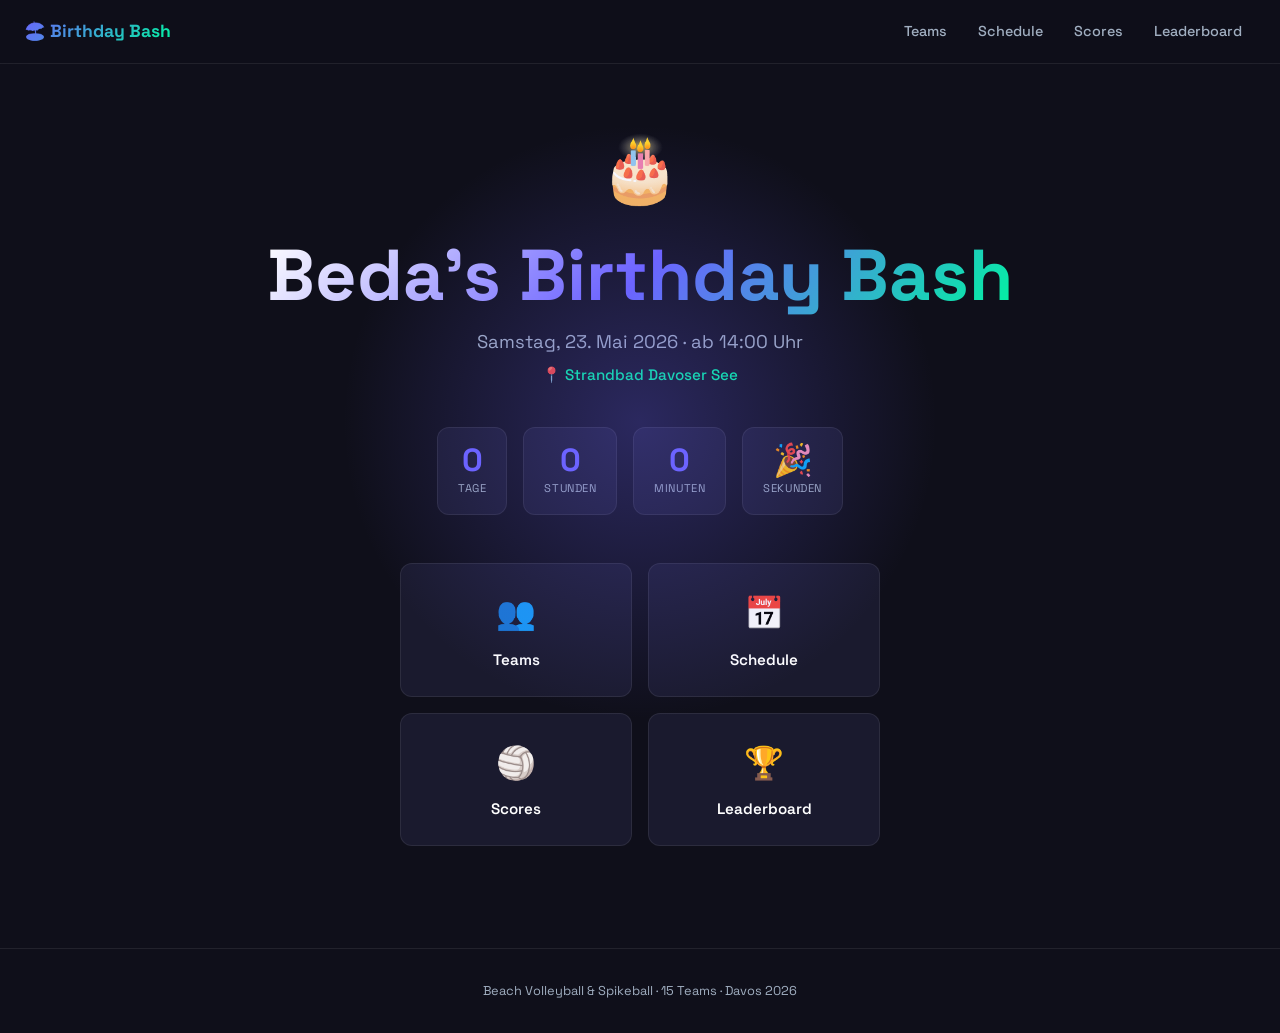
<file: index.html>
<!DOCTYPE html>
<html lang="de">
<head>
  <meta charset="UTF-8">
  <meta name="viewport" content="width=device-width, initial-scale=1.0">
  <title>Beda's Birthday Bash 🎉</title>
  <link rel="stylesheet" href="css/style.css">
</head>
<body>

<nav>
  <a href="index.html" class="nav-brand">🏖️ Birthday Bash</a>
  <ul class="nav-links">
    <li><a href="teams.html">Teams</a></li>
    <li><a href="schedule.html">Schedule</a></li>
    <li><a href="scores.html">Scores</a></li>
    <li><a href="leaderboard.html">Leaderboard</a></li>
  </ul>
  <button class="nav-hamburger" id="hamburger" aria-label="Menü">
    <span></span><span></span><span></span>
  </button>
</nav>

<div id="nav-mobile" class="nav-mobile">
  <a href="teams.html">👥 Teams</a>
  <a href="schedule.html">📅 Schedule</a>
  <a href="scores.html">🏐 Scores</a>
  <a href="leaderboard.html">🏆 Leaderboard</a>
</div>

<div class="page">
  <div class="hero">
    <span class="hero-emoji">🎂</span>
    <h1>Beda's Birthday Bash</h1>
    <p class="hero-sub">Samstag, 23. Mai 2026 · ab 14:00 Uhr</p>
    <p class="hero-location">📍 Strandbad Davoser See</p>

    <div class="countdown" id="countdown">
      <div class="countdown-unit"><span class="num" id="cd-days">–</span><span class="label">Tage</span></div>
      <div class="countdown-unit"><span class="num" id="cd-hours">–</span><span class="label">Stunden</span></div>
      <div class="countdown-unit"><span class="num" id="cd-min">–</span><span class="label">Minuten</span></div>
      <div class="countdown-unit"><span class="num" id="cd-sec">–</span><span class="label">Sekunden</span></div>
    </div>

    <div class="nav-cards">
      <a href="teams.html" class="nav-card">
        <span class="icon">👥</span>
        <span class="label">Teams</span>
      </a>
      <a href="schedule.html" class="nav-card">
        <span class="icon">📅</span>
        <span class="label">Schedule</span>
      </a>
      <a href="scores.html" class="nav-card">
        <span class="icon">🏐</span>
        <span class="label">Scores</span>
      </a>
      <a href="leaderboard.html" class="nav-card">
        <span class="icon">🏆</span>
        <span class="label">Leaderboard</span>
      </a>
    </div>
  </div>

  <footer>
    Beach Volleyball & Spikeball · 15 Teams · Davos 2026
  </footer>
</div>

<script src="js/nav.js"></script>
<script>
  // Countdown to 23.05.2026 14:00
  const target = new Date('2026-05-23T14:00:00');
  function updateCountdown() {
    const diff = target - Date.now();
    if (diff <= 0) {
      document.getElementById('cd-days').textContent = '0';
      document.getElementById('cd-hours').textContent = '0';
      document.getElementById('cd-min').textContent = '0';
      document.getElementById('cd-sec').textContent = '🎉';
      return;
    }
    const d = Math.floor(diff / 86400000);
    const h = Math.floor((diff % 86400000) / 3600000);
    const m = Math.floor((diff % 3600000) / 60000);
    const s = Math.floor((diff % 60000) / 1000);
    document.getElementById('cd-days').textContent = d;
    document.getElementById('cd-hours').textContent = String(h).padStart(2,'0');
    document.getElementById('cd-min').textContent = String(m).padStart(2,'0');
    document.getElementById('cd-sec').textContent = String(s).padStart(2,'0');
  }
  updateCountdown();
  setInterval(updateCountdown, 1000);
</script>
</body>
</html>
</file>
<file: css/style.css>
@import url('https://fonts.googleapis.com/css2?family=Space+Grotesk:wght@300;400;500;600;700&display=swap');

:root {
  --bg: #0F0F1A;
  --surface: #1A1A2E;
  --surface2: #16213E;
  --primary: #6C63FF;
  --primary-glow: rgba(108, 99, 255, 0.3);
  --accent: #00F5A0;
  --accent-glow: rgba(0, 245, 160, 0.3);
  --text: #FFFFFF;
  --text-muted: #A0AEC0;
  --border: rgba(255, 255, 255, 0.08);
  --bv-color: #6C63FF;
  --spk-color: #00F5A0;
  --radius: 12px;
  --radius-sm: 8px;
  --shadow: 0 8px 32px rgba(0, 0, 0, 0.4);
}

* { box-sizing: border-box; margin: 0; padding: 0; }

html { scroll-behavior: smooth; }

body {
  background: var(--bg);
  color: var(--text);
  font-family: 'Space Grotesk', sans-serif;
  min-height: 100vh;
  line-height: 1.6;
}

/* ── NAVIGATION ─────────────────────────────────────────── */
nav {
  position: fixed;
  top: 0; left: 0; right: 0;
  z-index: 100;
  background: rgba(15, 15, 26, 0.85);
  backdrop-filter: blur(16px);
  border-bottom: 1px solid var(--border);
  padding: 0 1.5rem;
  height: 64px;
  display: flex;
  align-items: center;
  justify-content: space-between;
}

.nav-brand {
  font-size: 1.1rem;
  font-weight: 700;
  background: linear-gradient(135deg, var(--primary), var(--accent));
  -webkit-background-clip: text;
  -webkit-text-fill-color: transparent;
  background-clip: text;
  text-decoration: none;
  white-space: nowrap;
}

.nav-links {
  display: flex;
  gap: 0.25rem;
  list-style: none;
}

.nav-links a {
  color: var(--text-muted);
  text-decoration: none;
  padding: 0.4rem 0.85rem;
  border-radius: var(--radius-sm);
  font-size: 0.9rem;
  font-weight: 500;
  transition: all 0.2s;
}

.nav-links a:hover,
.nav-links a.active {
  color: var(--text);
  background: var(--primary-glow);
}

.nav-links a.active {
  color: var(--primary);
}

.nav-hamburger {
  display: none;
  flex-direction: column;
  gap: 5px;
  cursor: pointer;
  padding: 10px;
  background: none;
  border: none;
  min-width: 44px;
  min-height: 44px;
}

.nav-hamburger span {
  display: block;
  width: 24px;
  height: 2px;
  background: var(--text);
  border-radius: 2px;
  transition: all 0.3s;
}

.nav-hamburger.open span:nth-child(1) { transform: rotate(45deg) translate(5px, 5px); }
.nav-hamburger.open span:nth-child(2) { opacity: 0; }
.nav-hamburger.open span:nth-child(3) { transform: rotate(-45deg) translate(5px, -5px); }

.nav-mobile {
  display: none;
  position: fixed;
  top: 64px; left: 0; right: 0;
  background: rgba(15, 15, 26, 0.97);
  backdrop-filter: blur(16px);
  border-bottom: 1px solid var(--border);
  padding: 1rem;
  z-index: 99;
  flex-direction: column;
  gap: 0.25rem;
}

.nav-mobile.open { display: flex; }

.nav-mobile a {
  color: var(--text-muted);
  text-decoration: none;
  padding: 0.75rem 1rem;
  border-radius: var(--radius-sm);
  font-size: 1rem;
  font-weight: 500;
  transition: all 0.2s;
  display: block;
}

.nav-mobile a:hover,
.nav-mobile a.active {
  color: var(--text);
  background: var(--primary-glow);
}

.nav-mobile a.active { color: var(--primary); }

@media (max-width: 640px) {
  .nav-links { display: none; }
  .nav-hamburger { display: flex; }
}

/* ── PAGE WRAPPER ────────────────────────────────────────── */
.page {
  padding-top: 64px;
  min-height: 100vh;
}

.container {
  max-width: 960px;
  margin: 0 auto;
  padding: 2rem 1.25rem;
}

/* ── HERO ────────────────────────────────────────────────── */
.hero {
  min-height: calc(100vh - 64px);
  display: flex;
  flex-direction: column;
  align-items: center;
  justify-content: center;
  text-align: center;
  padding: 2rem 1.25rem;
  position: relative;
  overflow: hidden;
}

.hero::before {
  content: '';
  position: absolute;
  width: 600px; height: 600px;
  background: radial-gradient(circle, var(--primary-glow) 0%, transparent 70%);
  top: 50%; left: 50%;
  transform: translate(-50%, -60%);
  pointer-events: none;
}

.hero-emoji { font-size: 4rem; margin-bottom: 1rem; display: block; }

.hero h1 {
  font-size: clamp(2.5rem, 8vw, 4.5rem);
  font-weight: 700;
  line-height: 1.1;
  background: linear-gradient(135deg, #fff 0%, var(--primary) 50%, var(--accent) 100%);
  -webkit-background-clip: text;
  -webkit-text-fill-color: transparent;
  background-clip: text;
  margin-bottom: 0.75rem;
}

.hero-sub {
  font-size: 1.15rem;
  color: var(--text-muted);
  margin-bottom: 0.4rem;
}

.hero-location {
  font-size: 0.95rem;
  color: var(--accent);
  margin-bottom: 2.5rem;
  font-weight: 500;
}

/* ── COUNTDOWN ───────────────────────────────────────────── */
.countdown {
  display: flex;
  gap: 1rem;
  margin-bottom: 3rem;
  flex-wrap: wrap;
  justify-content: center;
}

.countdown-unit {
  background: var(--surface);
  border: 1px solid var(--border);
  border-radius: var(--radius);
  padding: 1rem 1.25rem;
  min-width: 70px;
  text-align: center;
}

.countdown-unit .num {
  font-size: 2rem;
  font-weight: 700;
  color: var(--primary);
  display: block;
  line-height: 1;
}

.countdown-unit .label {
  font-size: 0.7rem;
  color: var(--text-muted);
  text-transform: uppercase;
  letter-spacing: 0.05em;
  margin-top: 0.25rem;
  display: block;
}

/* ── NAV CARDS ───────────────────────────────────────────── */
.nav-cards {
  display: grid;
  grid-template-columns: repeat(2, 1fr);
  gap: 1rem;
  width: 100%;
  max-width: 480px;
}

@media (max-width: 400px) {
  .nav-cards { grid-template-columns: 1fr; }
}

.nav-card {
  background: var(--surface);
  border: 1px solid var(--border);
  border-radius: var(--radius);
  padding: 1.5rem 1rem;
  text-align: center;
  text-decoration: none;
  color: var(--text);
  transition: all 0.25s;
  display: flex;
  flex-direction: column;
  align-items: center;
  gap: 0.5rem;
}

.nav-card:hover {
  border-color: var(--primary);
  box-shadow: 0 0 20px var(--primary-glow);
  transform: translateY(-2px);
}

.nav-card .icon { font-size: 2rem; }
.nav-card .label { font-weight: 600; font-size: 0.95rem; }

/* ── PAGE HEADER ─────────────────────────────────────────── */
.page-header {
  margin-bottom: 2rem;
}

.page-header h1 {
  font-size: clamp(1.8rem, 5vw, 2.5rem);
  font-weight: 700;
}

.page-header h1 .page-icon {
  -webkit-text-fill-color: initial;
  background: none;
}

.page-header h1 .page-title {
  background: linear-gradient(135deg, var(--text), var(--primary));
  -webkit-background-clip: text;
  -webkit-text-fill-color: transparent;
  background-clip: text;
}

.page-header p {
  color: var(--text-muted);
  margin-top: 0.4rem;
}

/* ── CARD ────────────────────────────────────────────────── */
.card {
  background: var(--surface);
  border: 1px solid var(--border);
  border-radius: var(--radius);
  padding: 1.25rem;
  transition: border-color 0.2s;
}

.card:hover { border-color: rgba(108, 99, 255, 0.3); }

/* ── TEAMS GRID ──────────────────────────────────────────── */
.teams-grid {
  display: grid;
  grid-template-columns: repeat(auto-fill, minmax(200px, 1fr));
  gap: 1rem;
}

.team-card {
  background: var(--surface);
  border: 1px solid var(--border);
  border-radius: var(--radius);
  padding: 1.25rem;
  transition: all 0.2s;
}

.team-card:hover {
  border-color: var(--primary);
  box-shadow: 0 0 16px var(--primary-glow);
}

.team-number {
  font-size: 0.75rem;
  color: var(--primary);
  font-weight: 600;
  text-transform: uppercase;
  letter-spacing: 0.05em;
  margin-bottom: 0.25rem;
}

.team-name {
  font-size: 1.1rem;
  font-weight: 700;
  margin-bottom: 0.5rem;
}

.team-players {
  font-size: 0.85rem;
  color: var(--text-muted);
  line-height: 1.4;
}

.team-stats {
  display: flex;
  gap: 0.5rem;
  margin-top: 0.75rem;
  font-size: 0.8rem;
}

.stat-badge {
  background: var(--surface2);
  border-radius: 4px;
  padding: 0.2rem 0.5rem;
  font-weight: 600;
}

.stat-badge.win { color: var(--accent); }
.stat-badge.loss { color: #FF6B6B; }

/* ── SCHEDULE ────────────────────────────────────────────── */
.schedule-filters {
  display: flex;
  gap: 0.5rem;
  margin-bottom: 1.5rem;
  flex-wrap: wrap;
}

.filter-btn {
  padding: 0.4rem 0.9rem;
  border-radius: 999px;
  border: 1px solid var(--border);
  background: var(--surface);
  color: var(--text-muted);
  font-size: 0.85rem;
  font-family: inherit;
  cursor: pointer;
  transition: all 0.2s;
}

.filter-btn:hover,
.filter-btn.active {
  border-color: var(--primary);
  color: var(--primary);
  background: var(--primary-glow);
}

.time-group { margin-bottom: 2rem; }

.time-label {
  font-size: 0.8rem;
  color: var(--text-muted);
  font-weight: 600;
  text-transform: uppercase;
  letter-spacing: 0.08em;
  margin-bottom: 0.75rem;
  padding-left: 0.25rem;
}

.game-row {
  background: var(--surface);
  border: 1px solid var(--border);
  border-radius: var(--radius-sm);
  padding: 0.85rem 1rem;
  display: flex;
  align-items: center;
  gap: 0.75rem;
  margin-bottom: 0.5rem;
  transition: all 0.2s;
}

.game-row:hover { border-color: rgba(108,99,255,0.3); }

.game-row.done { opacity: 0.7; }

.sport-dot {
  width: 10px; height: 10px;
  border-radius: 50%;
  flex-shrink: 0;
}
.sport-dot.volleyball { background: var(--bv-color); }
.sport-dot.spikeball { background: var(--spk-color); }

.game-field {
  font-size: 0.75rem;
  color: var(--text-muted);
  font-weight: 600;
  min-width: 38px;
}

.game-teams {
  flex: 1;
  font-weight: 600;
  font-size: 0.95rem;
}

.game-vs { color: var(--text-muted); font-weight: 400; margin: 0 0.3rem; }

.game-score {
  font-size: 0.9rem;
  font-weight: 700;
  color: var(--accent);
}

.sport-badge {
  font-size: 0.7rem;
  padding: 0.15rem 0.5rem;
  border-radius: 999px;
  font-weight: 600;
}

.sport-badge.volleyball {
  background: var(--primary-glow);
  color: var(--primary);
}

.sport-badge.spikeball {
  background: var(--accent-glow);
  color: var(--accent);
}

/* ── RULES ACCORDION ────────────────────────────────────── */
.rules-accordion {
  margin-bottom: 1.5rem;
  border: 1px solid var(--border);
  border-radius: var(--radius);
  overflow: hidden;
}

.rules-toggle {
  width: 100%;
  display: flex;
  align-items: center;
  justify-content: space-between;
  padding: .75rem 1rem;
  background: var(--surface);
  border: none;
  color: var(--text);
  font-size: .95rem;
  font-weight: 600;
  cursor: pointer;
  font-family: inherit;
}

.rules-toggle:hover { background: var(--surface-2, rgba(255,255,255,.04)); }

.rules-chevron { font-size: .75rem; color: var(--text-muted); }

.rules-body {
  padding: 1rem 1rem 1.25rem;
  background: var(--surface);
  border-top: 1px solid var(--border);
  display: flex;
  flex-direction: column;
  gap: .6rem;
}

.rules-body p { margin: 0; font-size: .9rem; line-height: 1.5; color: var(--text); }

/* ── FINALS ──────────────────────────────────────────────── */
.finals-section {
  margin-top: 3rem;
}

.finals-title {
  display: flex;
  align-items: center;
  gap: 0.75rem;
  margin-bottom: 1.5rem;
  padding-bottom: 1rem;
  border-bottom: 1px solid var(--border);
}

.finals-title h2 {
  font-size: 1.3rem;
  font-weight: 700;
  background: linear-gradient(135deg, #FFD700, #FFA500);
  -webkit-background-clip: text;
  -webkit-text-fill-color: transparent;
  background-clip: text;
  margin: 0;
}

.finals-title .finals-sub {
  font-size: 0.8rem;
  color: var(--text-muted);
  -webkit-text-fill-color: var(--text-muted);
}

.finals-provisional {
  font-size: 1.5rem;
  font-weight: 800;
  color: var(--text-muted);
  text-transform: uppercase;
  letter-spacing: 0.12em;
  margin-bottom: 1.25rem;
  opacity: 0.45;
}

.finals-rank {
  font-size: 0.72rem;
  color: var(--text-muted);
  font-weight: 600;
  min-width: 52px;
}

.game-row.grand-final {
  border-color: rgba(255, 215, 0, 0.4);
  background: linear-gradient(135deg, rgba(255,215,0,0.06), rgba(255,165,0,0.04));
}

.game-row.grand-final:hover {
  border-color: rgba(255, 215, 0, 0.7);
}

.grand-final-badge {
  font-size: 0.7rem;
  padding: 0.15rem 0.5rem;
  border-radius: 999px;
  font-weight: 700;
  background: rgba(255,215,0,0.15);
  color: #FFD700;
  white-space: nowrap;
}

/* ── SCORES ──────────────────────────────────────────────── */
.team-select-wrap {
  margin-bottom: 2rem;
}

.team-select-wrap label {
  display: block;
  font-size: 0.85rem;
  color: var(--text-muted);
  margin-bottom: 0.5rem;
  font-weight: 500;
}

select, input[type="number"], input[type="password"], input[type="text"] {
  width: 100%;
  background: var(--surface);
  border: 1px solid var(--border);
  border-radius: var(--radius-sm);
  color: var(--text);
  font-family: inherit;
  font-size: 1rem;
  padding: 0.75rem 1rem;
  outline: none;
  transition: border-color 0.2s;
  appearance: none;
  -webkit-appearance: none;
}

select:focus, input:focus {
  border-color: var(--primary);
  box-shadow: 0 0 0 3px var(--primary-glow);
}

select option { background: var(--surface); }

.games-list { display: flex; flex-direction: column; gap: 1rem; }

.score-card {
  background: var(--surface);
  border: 1px solid var(--border);
  border-radius: var(--radius);
  padding: 1.25rem;
  transition: border-color 0.2s;
}

.score-card.done { border-color: rgba(0, 245, 160, 0.3); }
.score-card.upcoming { border-color: rgba(108, 99, 255, 0.2); }

.score-card-header {
  display: flex;
  align-items: center;
  gap: 0.75rem;
  margin-bottom: 0.75rem;
}

.score-card-meta {
  font-size: 0.8rem;
  color: var(--text-muted);
}

.score-card-teams {
  font-size: 1rem;
  font-weight: 700;
  display: flex;
  align-items: center;
  gap: 0.5rem;
  margin-bottom: 1rem;
  flex-wrap: wrap;
}

.score-entry {
  display: grid;
  grid-template-columns: 1fr auto 1fr;
  gap: 0.75rem;
  align-items: center;
}

.score-entry .team-label {
  font-size: 0.8rem;
  color: var(--text-muted);
  text-align: center;
  margin-bottom: 0.3rem;
}

.score-input-wrap { text-align: center; }

.score-input-wrap input {
  text-align: center;
  font-size: 1.5rem;
  font-weight: 700;
  padding: 0.5rem;
}

.vs-separator {
  text-align: center;
  color: var(--text-muted);
  font-weight: 600;
  padding-top: 1.5rem;
}

.result-display {
  text-align: center;
  font-size: 2rem;
  font-weight: 700;
  color: var(--accent);
  padding: 0.5rem;
}

/* ── BUTTONS ─────────────────────────────────────────────── */
.btn {
  display: inline-flex;
  align-items: center;
  justify-content: center;
  gap: 0.4rem;
  padding: 0.65rem 1.5rem;
  border-radius: var(--radius-sm);
  font-family: inherit;
  font-size: 0.95rem;
  font-weight: 600;
  cursor: pointer;
  border: none;
  transition: all 0.2s;
  text-decoration: none;
}

.btn-primary {
  background: var(--primary);
  color: #fff;
}

.btn-primary:hover {
  background: #7b73ff;
  box-shadow: 0 0 20px var(--primary-glow);
}

.btn-accent {
  background: var(--accent);
  color: #0F0F1A;
}

.btn-accent:hover {
  box-shadow: 0 0 20px var(--accent-glow);
}

.btn-ghost {
  background: transparent;
  border: 1px solid var(--border);
  color: var(--text-muted);
}

.btn-ghost:hover {
  border-color: var(--primary);
  color: var(--primary);
}

.btn-sm { padding: 0.4rem 0.85rem; font-size: 0.82rem; min-height: 36px; }

.btn-danger {
  background: #ff4d4d;
  color: #fff;
  border: none;
}
.btn-danger:hover { background: #e03c3c; }

.btn:disabled {
  opacity: 0.4;
  cursor: not-allowed;
  box-shadow: none;
}

.btn-full { width: 100%; margin-top: 1rem; }

/* ── LEADERBOARD ─────────────────────────────────────────── */
.leaderboard-table {
  width: 100%;
  border-collapse: collapse;
}

.leaderboard-table th {
  text-align: left;
  padding: 0.6rem 0.75rem;
  font-size: 0.75rem;
  color: var(--text-muted);
  text-transform: uppercase;
  letter-spacing: 0.06em;
  border-bottom: 1px solid var(--border);
}

.leaderboard-table td {
  padding: 0.85rem 0.75rem;
  border-bottom: 1px solid var(--border);
  font-size: 0.95rem;
}

.leaderboard-table tr:last-child td { border-bottom: none; }

.leaderboard-table tr:hover td { background: rgba(255,255,255,0.02); }

.rank {
  font-weight: 700;
  width: 40px;
  color: var(--text-muted);
}

.rank-1 { color: #FFD700; }
.rank-2 { color: #C0C0C0; }
.rank-3 { color: #CD7F32; }

.lb-team { font-weight: 600; }

.lb-w { color: var(--accent); font-weight: 700; }
.lb-l { color: #FF6B6B; font-weight: 700; }

.lb-pts { font-weight: 700; color: var(--primary); }

.live-badge {
  display: inline-flex;
  align-items: center;
  gap: 0.4rem;
  font-size: 0.75rem;
  color: var(--accent);
  font-weight: 600;
}

.live-dot {
  width: 6px; height: 6px;
  border-radius: 50%;
  background: var(--accent);
  animation: pulse 1.5s infinite;
}

@keyframes pulse {
  0%, 100% { opacity: 1; }
  50% { opacity: 0.3; }
}

/* ── ADMIN ───────────────────────────────────────────────── */
.login-wrap {
  max-width: 380px;
  margin: 0 auto;
  padding: 2rem 0;
}

.login-card {
  background: var(--surface);
  border: 1px solid var(--border);
  border-radius: var(--radius);
  padding: 2rem;
}

.login-card h2 {
  font-size: 1.4rem;
  margin-bottom: 1.5rem;
}

.form-group {
  margin-bottom: 1rem;
}

.form-group label {
  display: block;
  font-size: 0.85rem;
  color: var(--text-muted);
  margin-bottom: 0.4rem;
  font-weight: 500;
}

.admin-game-row {
  background: var(--surface);
  border: 1px solid var(--border);
  border-radius: var(--radius-sm);
  padding: 1rem;
  margin-bottom: 0.75rem;
  display: grid;
  grid-template-columns: 1fr auto;
  gap: 0.75rem;
  align-items: center;
}

.admin-game-info { font-size: 0.9rem; }
.admin-game-info .meta { color: var(--text-muted); font-size: 0.78rem; margin-bottom: 0.25rem; }

.admin-score-inputs {
  display: flex;
  align-items: center;
  gap: 0.4rem;
}

.admin-score-inputs input {
  width: 56px;
  text-align: center;
  font-size: 1rem;
  padding: 0.4rem;
}

/* ── ALERTS & TOASTS ─────────────────────────────────────── */
.toast {
  position: fixed;
  bottom: 1.5rem;
  left: 50%;
  transform: translateX(-50%) translateY(80px);
  background: var(--surface2);
  border: 1px solid var(--accent);
  border-radius: var(--radius-sm);
  padding: 0.75rem 1.5rem;
  color: var(--accent);
  font-weight: 600;
  font-size: 0.9rem;
  z-index: 999;
  transition: transform 0.3s ease;
  white-space: nowrap;
}

.toast.show { transform: translateX(-50%) translateY(0); }

.alert {
  padding: 0.85rem 1rem;
  border-radius: var(--radius-sm);
  font-size: 0.9rem;
  margin-bottom: 1rem;
}

.alert-error { background: rgba(255, 107, 107, 0.15); color: #FF6B6B; border: 1px solid rgba(255,107,107,0.3); }
.alert-success { background: rgba(0, 245, 160, 0.1); color: var(--accent); border: 1px solid rgba(0,245,160,0.3); }
.alert-info { background: var(--primary-glow); color: var(--primary); border: 1px solid rgba(108,99,255,0.3); }

/* ── MISC ────────────────────────────────────────────────── */
.text-muted { color: var(--text-muted); }
.text-accent { color: var(--accent); }
.text-primary { color: var(--primary); }

.empty-state {
  text-align: center;
  padding: 3rem 1rem;
  color: var(--text-muted);
}

.empty-state .icon { font-size: 3rem; margin-bottom: 0.75rem; display: block; }

.divider {
  height: 1px;
  background: var(--border);
  margin: 1.5rem 0;
}

.loading {
  text-align: center;
  padding: 2rem;
  color: var(--text-muted);
}

.spinner {
  display: inline-block;
  width: 32px; height: 32px;
  border: 3px solid var(--border);
  border-top-color: var(--primary);
  border-radius: 50%;
  animation: spin 0.8s linear infinite;
  margin-bottom: 0.75rem;
}

@keyframes spin { to { transform: rotate(360deg); } }

/* ── FOOTER ──────────────────────────────────────────────── */
footer {
  text-align: center;
  padding: 2rem 1rem;
  color: var(--text-muted);
  font-size: 0.8rem;
  border-top: 1px solid var(--border);
  margin-top: 3rem;
}

/* ── RESPONSIVE ──────────────────────────────────────────── */
@media (max-width: 640px) {
  .teams-grid { grid-template-columns: repeat(auto-fill, minmax(160px, 1fr)); }

  .admin-game-row {
    grid-template-columns: 1fr;
  }

  .leaderboard-table th:nth-child(5),
  .leaderboard-table td:nth-child(5) { display: none; }
}
</file>
